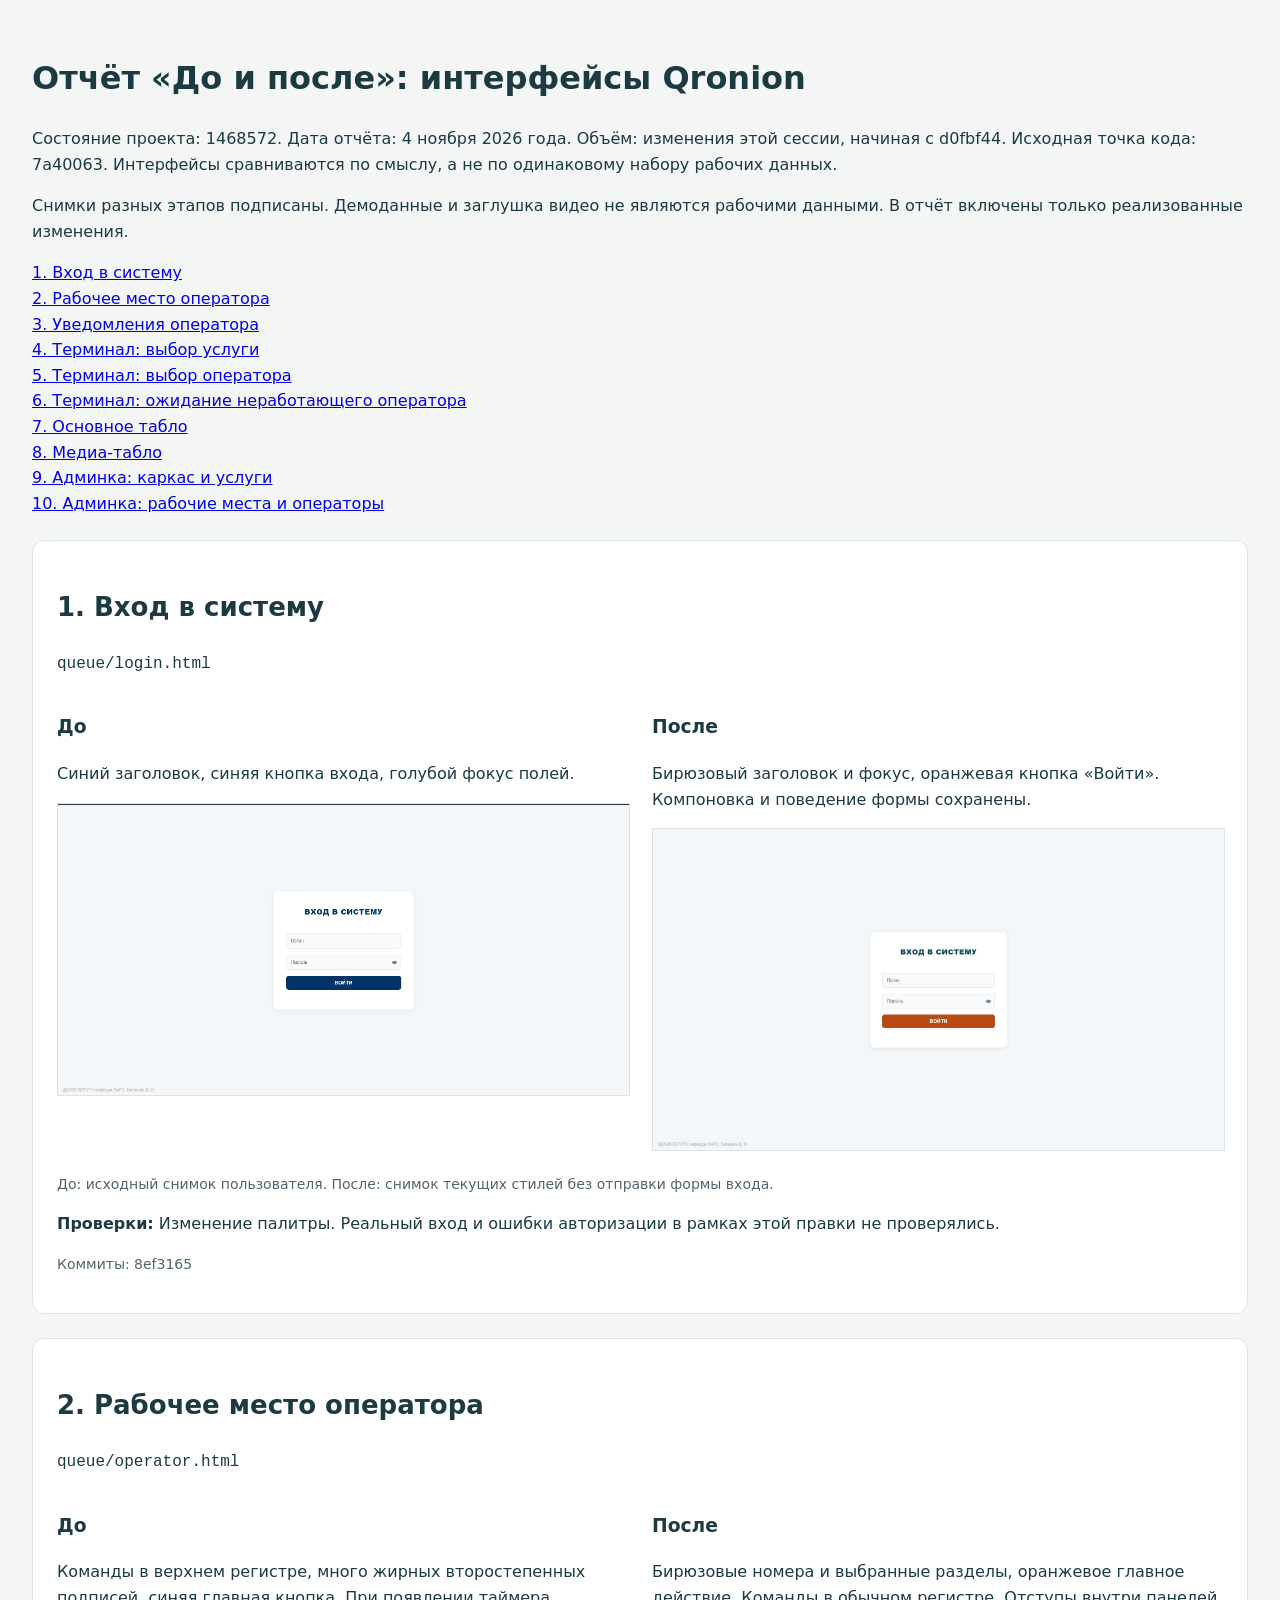
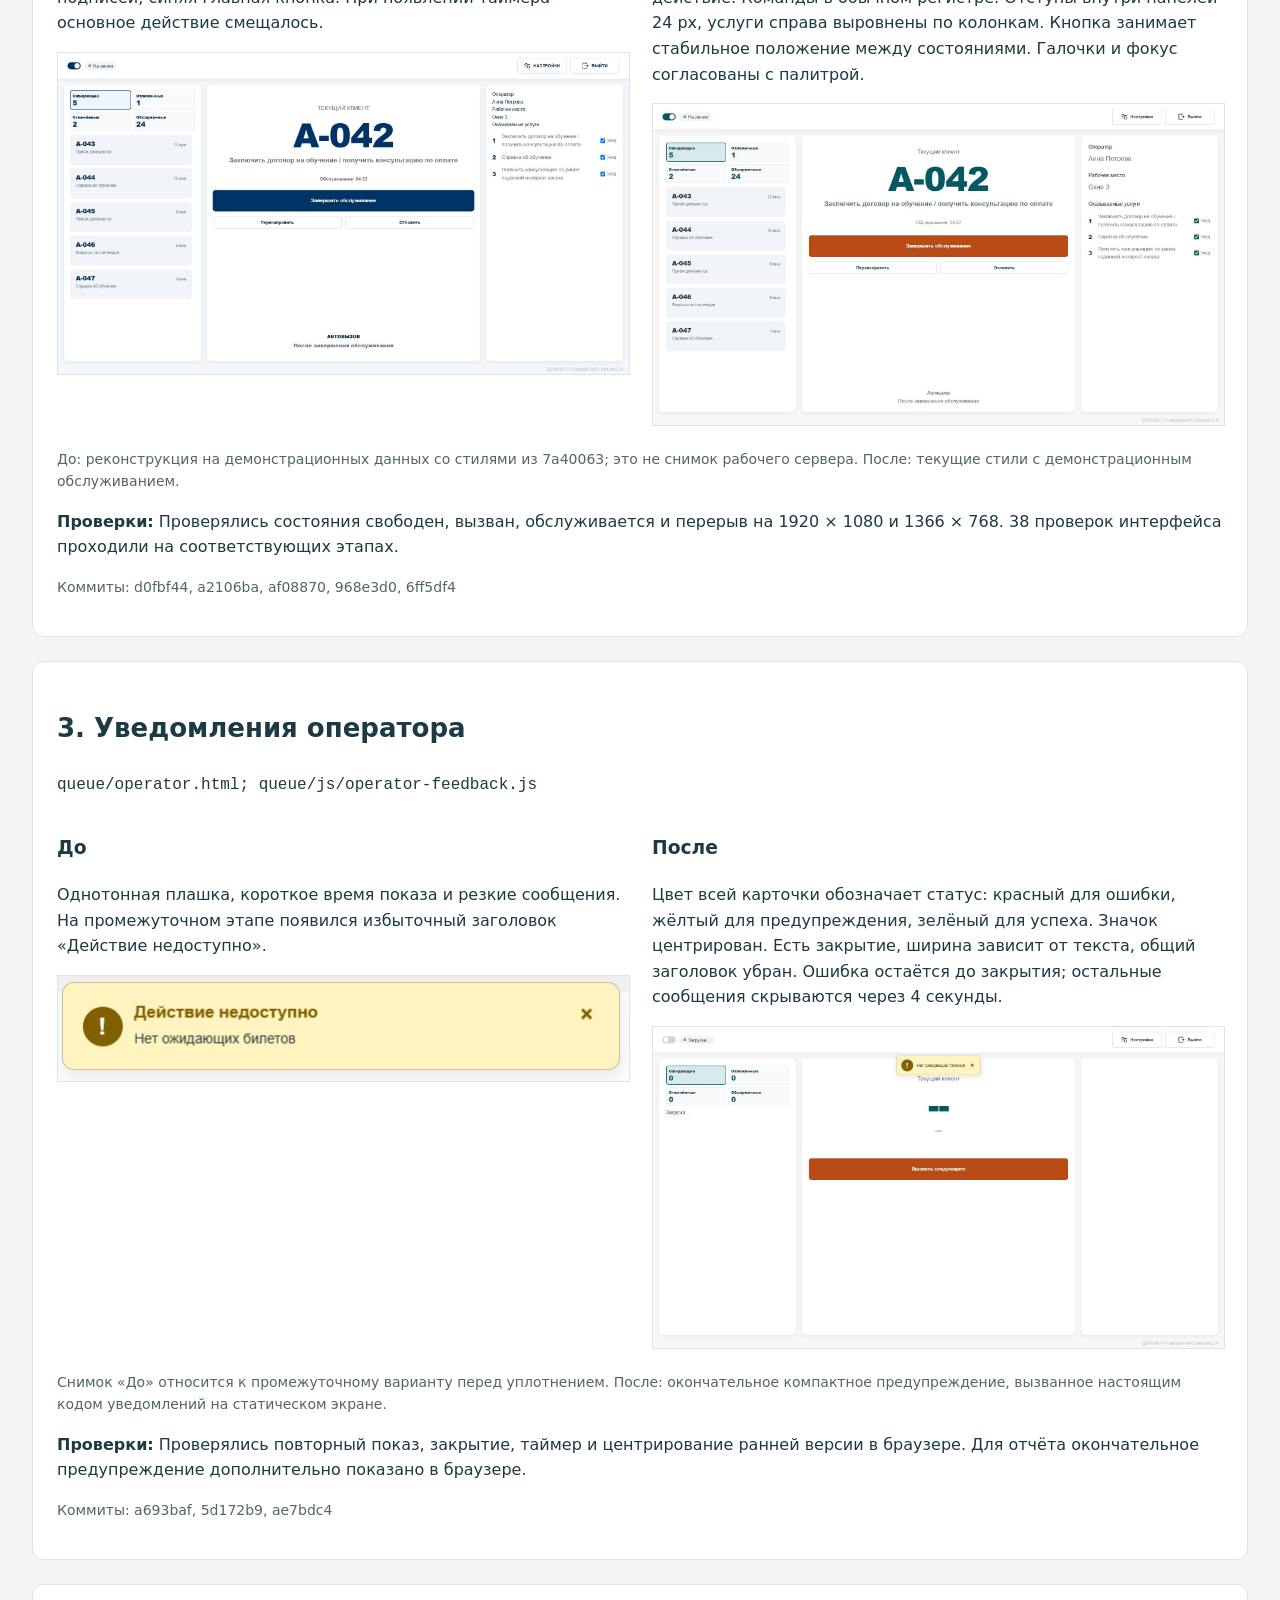
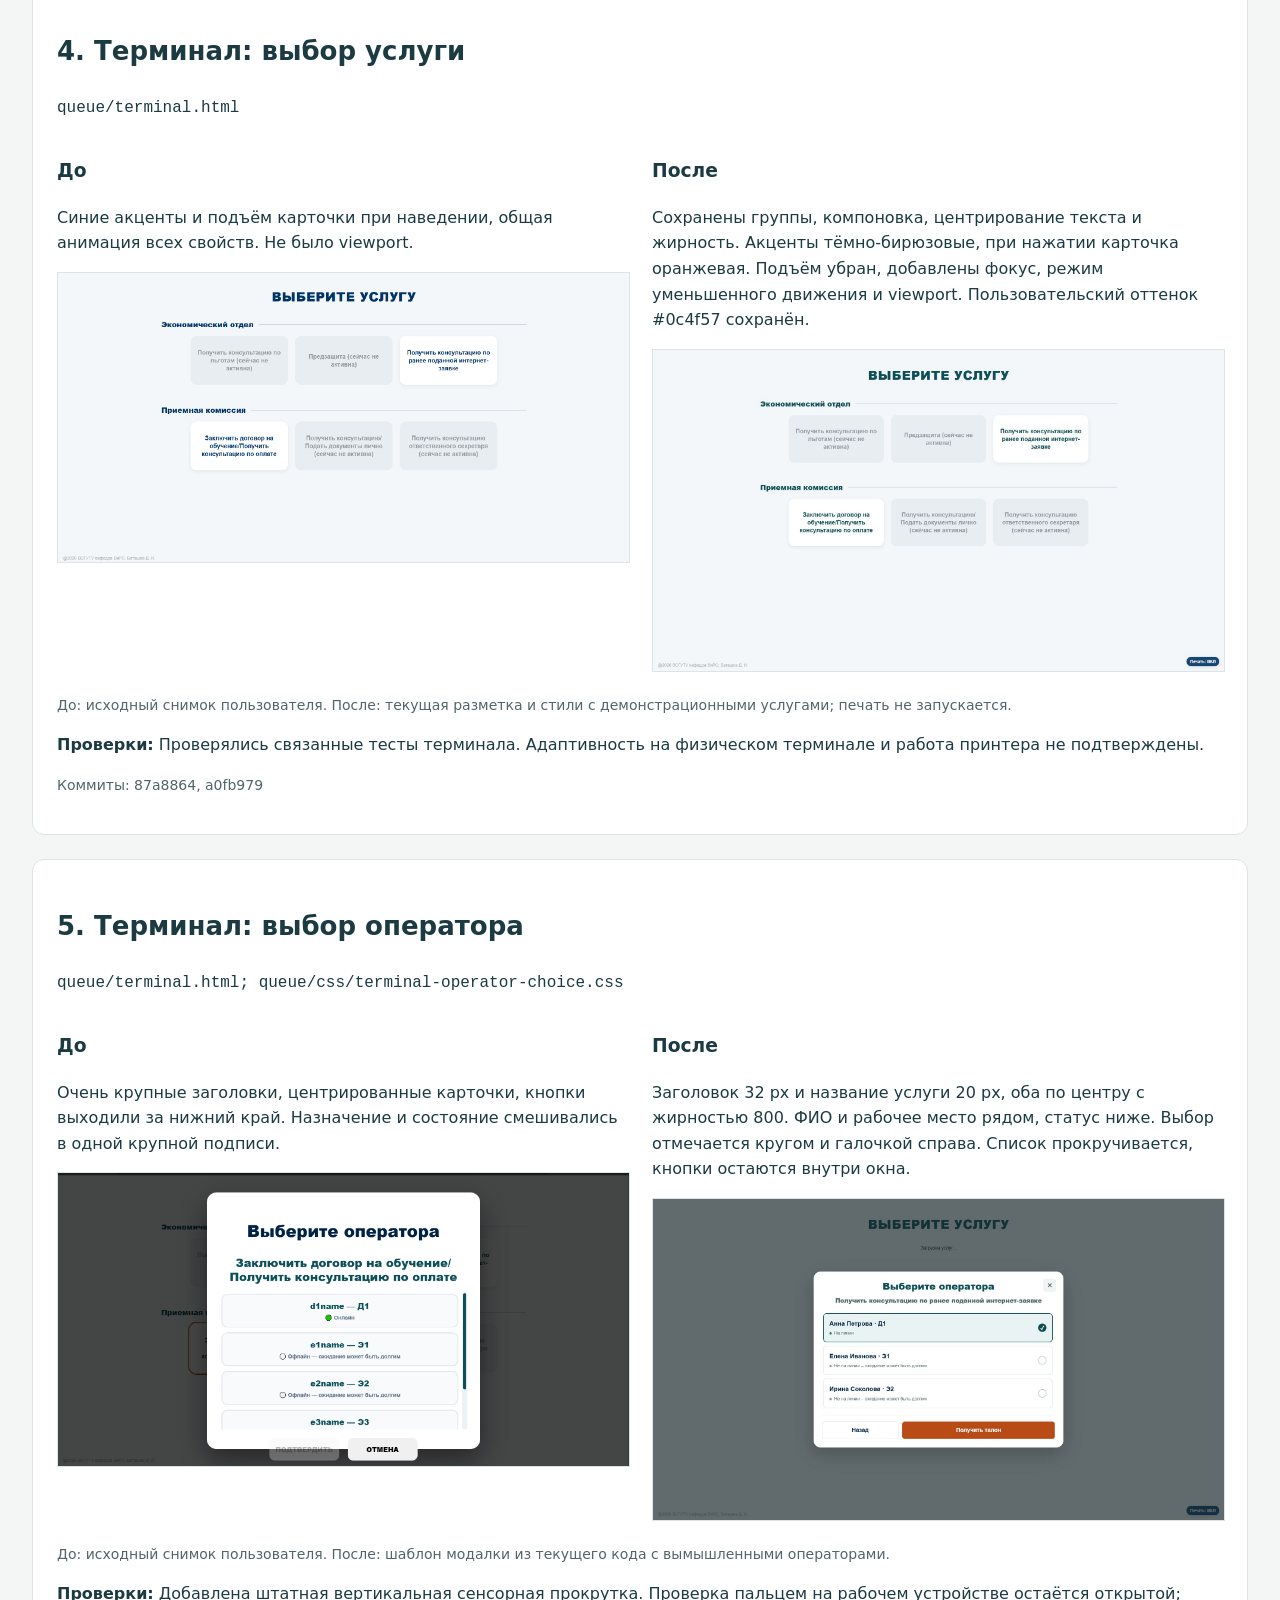
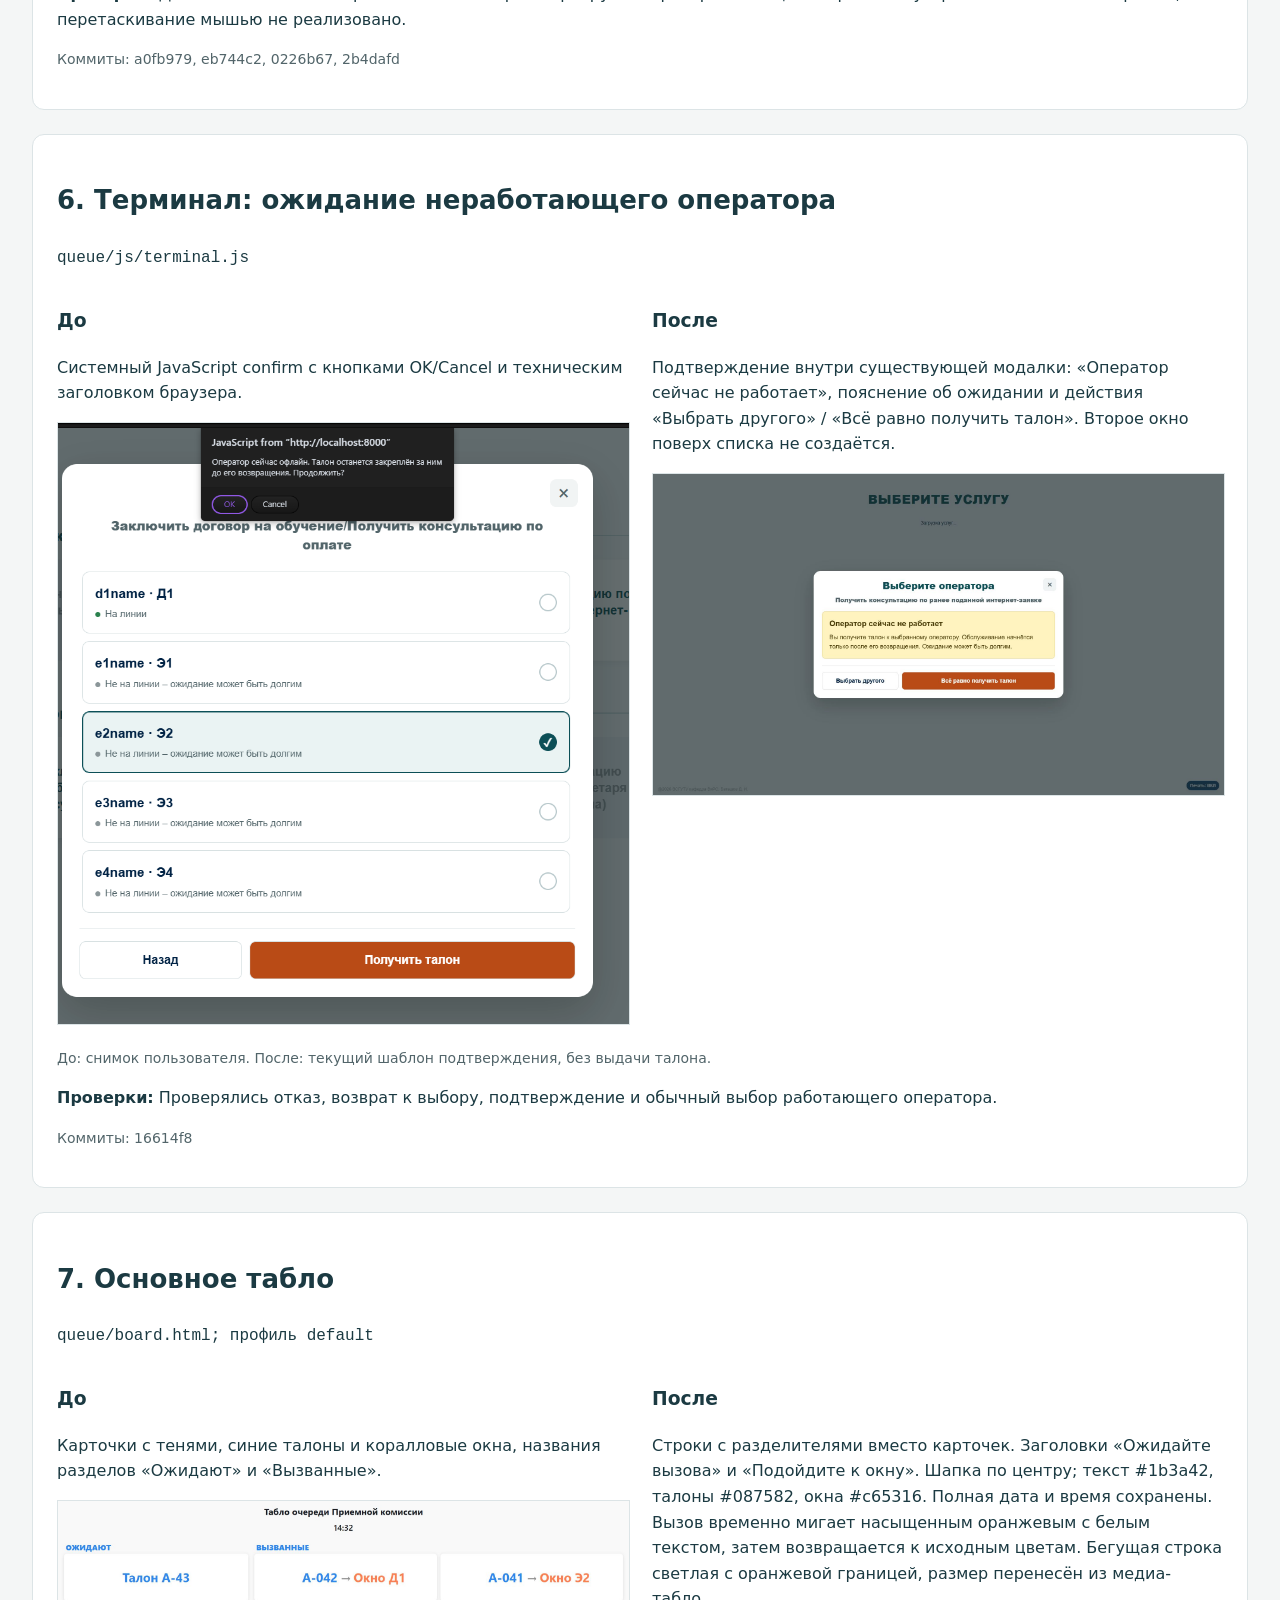
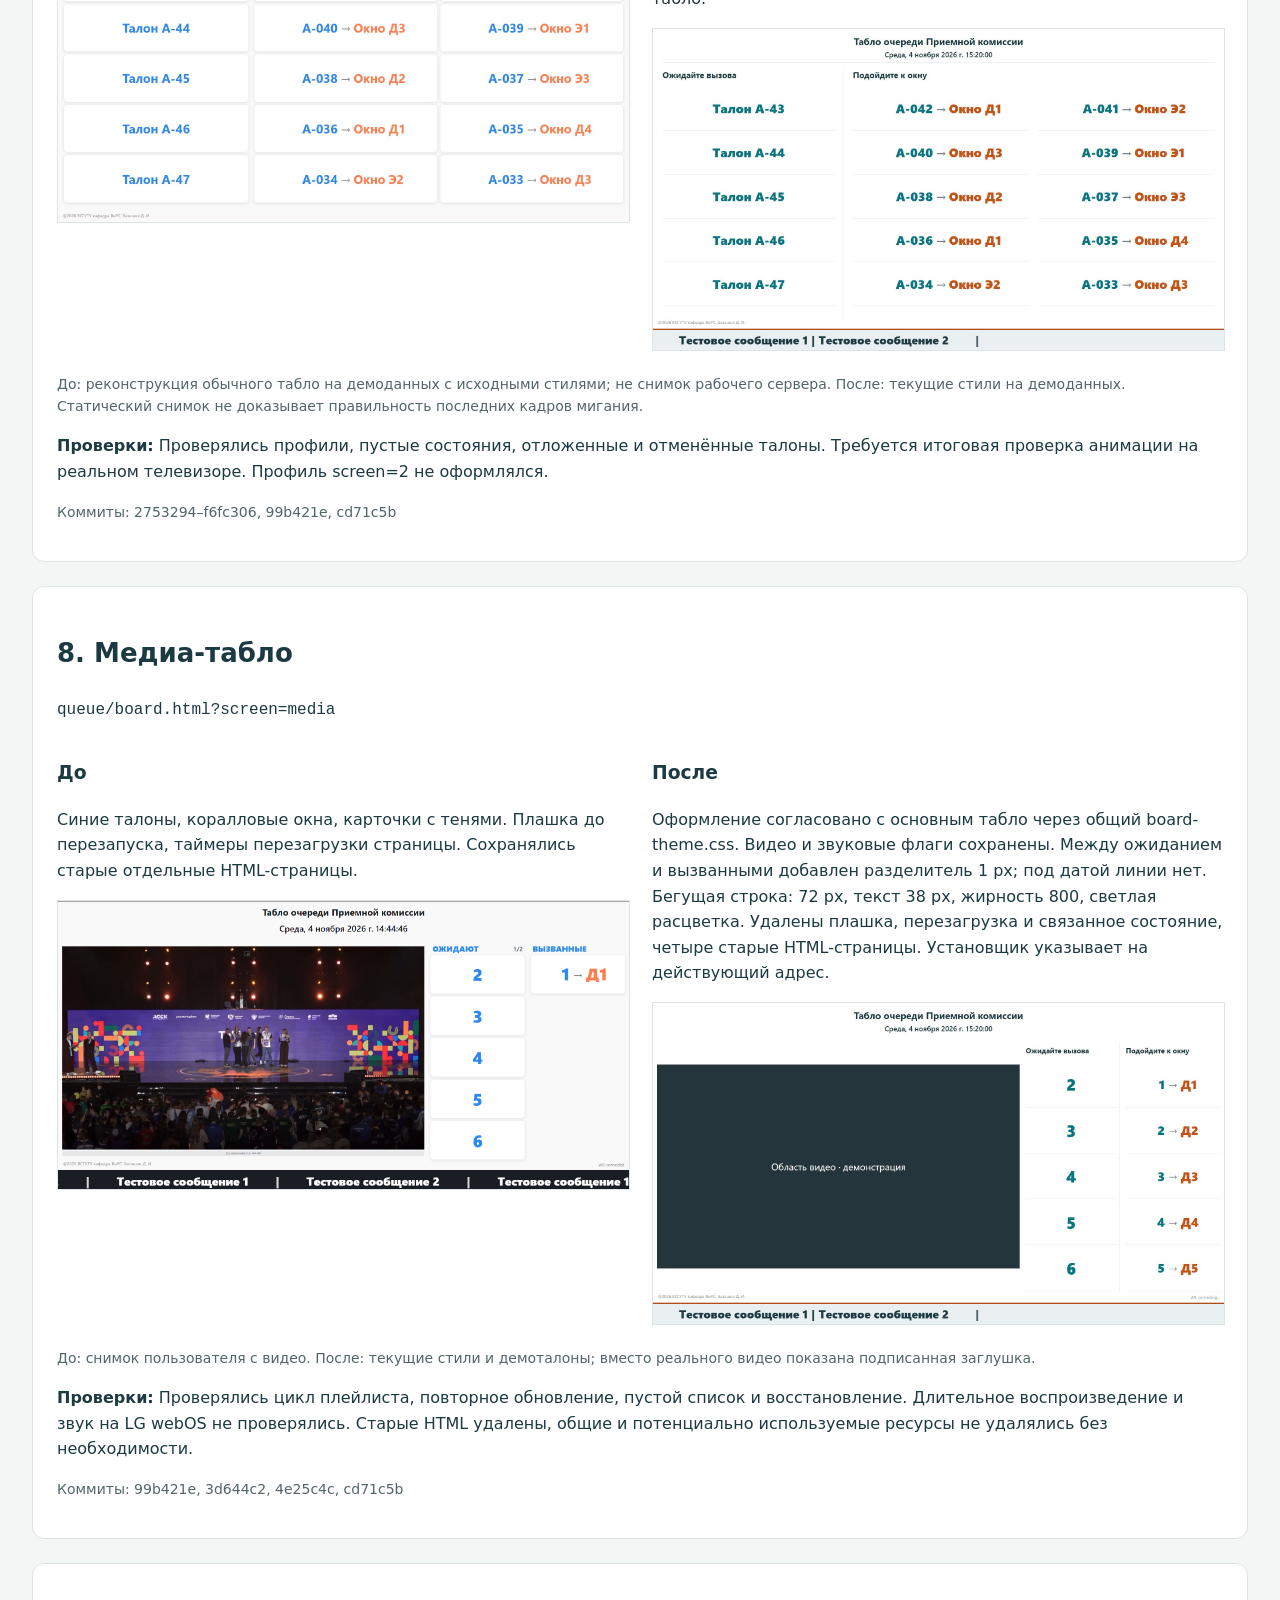
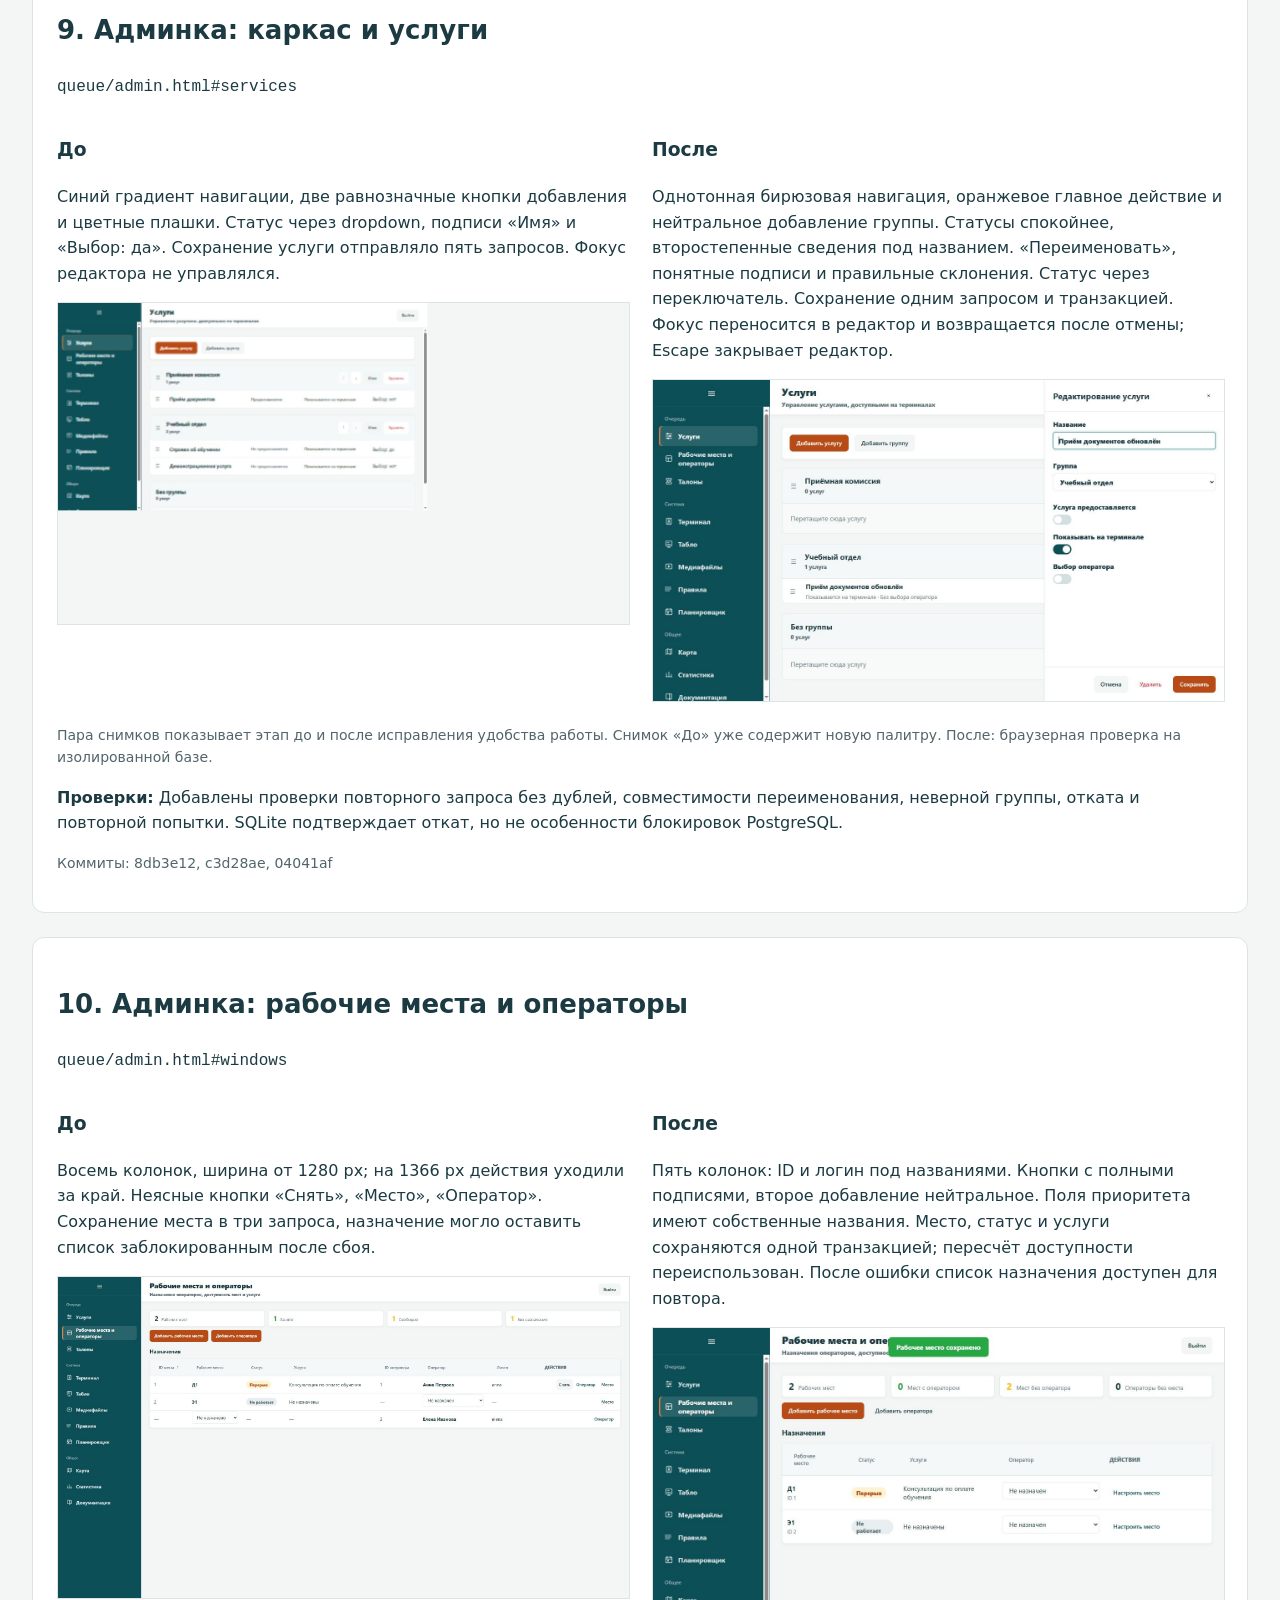
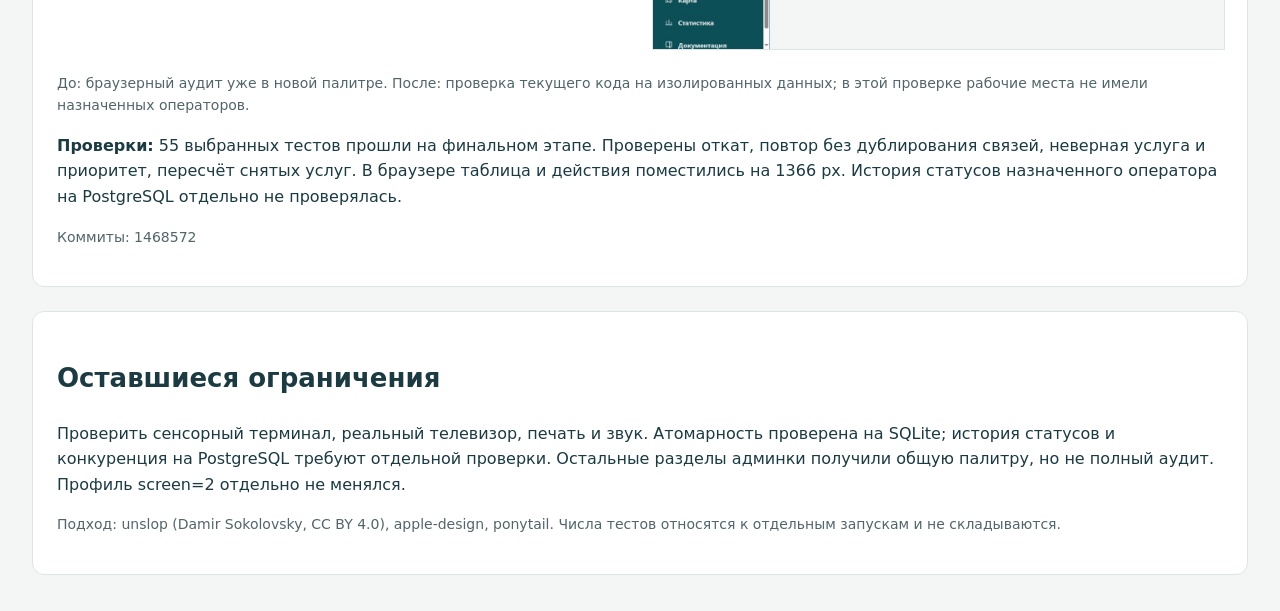
<file: reports/ui-redesign-2026-11-04/index.html>
<!doctype html><html lang="ru"><meta charset="utf-8"><meta name="viewport" content="width=device-width,initial-scale=1"><title>Отчёт «До и после»: интерфейсы Qronion</title><style>body{font:16px/1.6 system-ui,sans-serif;color:#1b3a42;background:#f4f6f6;margin:0}main{max-width:1400px;margin:auto;padding:32px}h1{font-size:32px}h2{font-size:26px}section{background:#fff;border:1px solid #dce4e6;border-radius:12px;padding:24px;margin:24px 0}.comparison{display:grid;grid-template-columns:1fr 1fr;gap:24px}img{width:100%;height:auto;border:1px solid #dce4e6}.note{font-size:14px;color:#52656a}code{overflow-wrap:anywhere}@media(max-width:800px){main{padding:16px}.comparison{grid-template-columns:1fr}}</style><main><h1>Отчёт «До и после»: интерфейсы Qronion</h1><p>Состояние проекта: 1468572. Дата отчёта: 4 ноября 2026 года. Объём: изменения этой сессии, начиная с d0fbf44. Исходная точка кода: 7a40063. Интерфейсы сравниваются по смыслу, а не по одинаковому набору рабочих данных.</p><p>Снимки разных этапов подписаны. Демоданные и заглушка видео не являются рабочими данными. В отчёт включены только реализованные изменения.</p><nav><a href="#s0">1. Вход в систему</a><br><a href="#s1">2. Рабочее место оператора</a><br><a href="#s2">3. Уведомления оператора</a><br><a href="#s3">4. Терминал: выбор услуги</a><br><a href="#s4">5. Терминал: выбор оператора</a><br><a href="#s5">6. Терминал: ожидание неработающего оператора</a><br><a href="#s6">7. Основное табло</a><br><a href="#s7">8. Медиа-табло</a><br><a href="#s8">9. Админка: каркас и услуги</a><br><a href="#s9">10. Админка: рабочие места и операторы</a><br></nav><section id="s0"><h2>1. Вход в систему</h2><p><code>queue/login.html</code></p><div class="comparison"><div><h3>До</h3><p>Синий заголовок, синяя кнопка входа, голубой фокус полей.</p><a href="assets/login-before.png"><img src="assets/login-before.png" alt="До: 1. Вход в систему" loading="lazy"></a></div><div><h3>После</h3><p>Бирюзовый заголовок и фокус, оранжевая кнопка «Войти». Компоновка и поведение формы сохранены.</p><a href="assets/login-after.jpg"><img src="assets/login-after.jpg" alt="После: 1. Вход в систему" loading="lazy"></a></div></div><p class="note">До: исходный снимок пользователя. После: снимок текущих стилей без отправки формы входа.</p><p><b>Проверки:</b> Изменение палитры. Реальный вход и ошибки авторизации в рамках этой правки не проверялись.</p><p class="note">Коммиты: 8ef3165</p></section><section id="s1"><h2>2. Рабочее место оператора</h2><p><code>queue/operator.html</code></p><div class="comparison"><div><h3>До</h3><p>Команды в верхнем регистре, много жирных второстепенных подписей, синяя главная кнопка. При появлении таймера основное действие смещалось.</p><a href="assets/operator-before.jpg"><img src="assets/operator-before.jpg" alt="До: 2. Рабочее место оператора" loading="lazy"></a></div><div><h3>После</h3><p>Бирюзовые номера и выбранные разделы, оранжевое главное действие. Команды в обычном регистре. Отступы внутри панелей 24 px, услуги справа выровнены по колонкам. Кнопка занимает стабильное положение между состояниями. Галочки и фокус согласованы с палитрой.</p><a href="assets/operator-after.jpg"><img src="assets/operator-after.jpg" alt="После: 2. Рабочее место оператора" loading="lazy"></a></div></div><p class="note">До: реконструкция на демонстрационных данных со стилями из 7a40063; это не снимок рабочего сервера. После: текущие стили с демонстрационным обслуживанием.</p><p><b>Проверки:</b> Проверялись состояния свободен, вызван, обслуживается и перерыв на 1920 × 1080 и 1366 × 768. 38 проверок интерфейса проходили на соответствующих этапах.</p><p class="note">Коммиты: d0fbf44, a2106ba, af08870, 968e3d0, 6ff5df4</p></section><section id="s2"><h2>3. Уведомления оператора</h2><p><code>queue/operator.html; queue/js/operator-feedback.js</code></p><div class="comparison"><div><h3>До</h3><p>Однотонная плашка, короткое время показа и резкие сообщения. На промежуточном этапе появился избыточный заголовок «Действие недоступно».</p><a href="assets/notice-before.png"><img src="assets/notice-before.png" alt="До: 3. Уведомления оператора" loading="lazy"></a></div><div><h3>После</h3><p>Цвет всей карточки обозначает статус: красный для ошибки, жёлтый для предупреждения, зелёный для успеха. Значок центрирован. Есть закрытие, ширина зависит от текста, общий заголовок убран. Ошибка остаётся до закрытия; остальные сообщения скрываются через 4 секунды.</p><a href="assets/notice-after.jpg"><img src="assets/notice-after.jpg" alt="После: 3. Уведомления оператора" loading="lazy"></a></div></div><p class="note">Снимок «До» относится к промежуточному варианту перед уплотнением. После: окончательное компактное предупреждение, вызванное настоящим кодом уведомлений на статическом экране.</p><p><b>Проверки:</b> Проверялись повторный показ, закрытие, таймер и центрирование ранней версии в браузере. Для отчёта окончательное предупреждение дополнительно показано в браузере.</p><p class="note">Коммиты: a693baf, 5d172b9, ae7bdc4</p></section><section id="s3"><h2>4. Терминал: выбор услуги</h2><p><code>queue/terminal.html</code></p><div class="comparison"><div><h3>До</h3><p>Синие акценты и подъём карточки при наведении, общая анимация всех свойств. Не было viewport.</p><a href="assets/terminal-before.png"><img src="assets/terminal-before.png" alt="До: 4. Терминал: выбор услуги" loading="lazy"></a></div><div><h3>После</h3><p>Сохранены группы, компоновка, центрирование текста и жирность. Акценты тёмно-бирюзовые, при нажатии карточка оранжевая. Подъём убран, добавлены фокус, режим уменьшенного движения и viewport. Пользовательский оттенок #0c4f57 сохранён.</p><a href="assets/terminal-after.jpg"><img src="assets/terminal-after.jpg" alt="После: 4. Терминал: выбор услуги" loading="lazy"></a></div></div><p class="note">До: исходный снимок пользователя. После: текущая разметка и стили с демонстрационными услугами; печать не запускается.</p><p><b>Проверки:</b> Проверялись связанные тесты терминала. Адаптивность на физическом терминале и работа принтера не подтверждены.</p><p class="note">Коммиты: 87a8864, a0fb979</p></section><section id="s4"><h2>5. Терминал: выбор оператора</h2><p><code>queue/terminal.html; queue/css/terminal-operator-choice.css</code></p><div class="comparison"><div><h3>До</h3><p>Очень крупные заголовки, центрированные карточки, кнопки выходили за нижний край. Назначение и состояние смешивались в одной крупной подписи.</p><a href="assets/picker-before.png"><img src="assets/picker-before.png" alt="До: 5. Терминал: выбор оператора" loading="lazy"></a></div><div><h3>После</h3><p>Заголовок 32 px и название услуги 20 px, оба по центру с жирностью 800. ФИО и рабочее место рядом, статус ниже. Выбор отмечается кругом и галочкой справа. Список прокручивается, кнопки остаются внутри окна.</p><a href="assets/picker-after.jpg"><img src="assets/picker-after.jpg" alt="После: 5. Терминал: выбор оператора" loading="lazy"></a></div></div><p class="note">До: исходный снимок пользователя. После: шаблон модалки из текущего кода с вымышленными операторами.</p><p><b>Проверки:</b> Добавлена штатная вертикальная сенсорная прокрутка. Проверка пальцем на рабочем устройстве остаётся открытой; перетаскивание мышью не реализовано.</p><p class="note">Коммиты: a0fb979, eb744c2, 0226b67, 2b4dafd</p></section><section id="s5"><h2>6. Терминал: ожидание неработающего оператора</h2><p><code>queue/js/terminal.js</code></p><div class="comparison"><div><h3>До</h3><p>Системный JavaScript confirm с кнопками OK/Cancel и техническим заголовком браузера.</p><a href="assets/confirmation-before.png"><img src="assets/confirmation-before.png" alt="До: 6. Терминал: ожидание неработающего оператора" loading="lazy"></a></div><div><h3>После</h3><p>Подтверждение внутри существующей модалки: «Оператор сейчас не работает», пояснение об ожидании и действия «Выбрать другого» / «Всё равно получить талон». Второе окно поверх списка не создаётся.</p><a href="assets/confirmation-after.jpg"><img src="assets/confirmation-after.jpg" alt="После: 6. Терминал: ожидание неработающего оператора" loading="lazy"></a></div></div><p class="note">До: снимок пользователя. После: текущий шаблон подтверждения, без выдачи талона.</p><p><b>Проверки:</b> Проверялись отказ, возврат к выбору, подтверждение и обычный выбор работающего оператора.</p><p class="note">Коммиты: 16614f8</p></section><section id="s6"><h2>7. Основное табло</h2><p><code>queue/board.html; профиль default</code></p><div class="comparison"><div><h3>До</h3><p>Карточки с тенями, синие талоны и коралловые окна, названия разделов «Ожидают» и «Вызванные».</p><a href="assets/board-before.jpg"><img src="assets/board-before.jpg" alt="До: 7. Основное табло" loading="lazy"></a></div><div><h3>После</h3><p>Строки с разделителями вместо карточек. Заголовки «Ожидайте вызова» и «Подойдите к окну». Шапка по центру; текст #1b3a42, талоны #087582, окна #c65316. Полная дата и время сохранены. Вызов временно мигает насыщенным оранжевым с белым текстом, затем возвращается к исходным цветам. Бегущая строка светлая с оранжевой границей, размер перенесён из медиа-табло.</p><a href="assets/board-after.jpg"><img src="assets/board-after.jpg" alt="После: 7. Основное табло" loading="lazy"></a></div></div><p class="note">До: реконструкция обычного табло на демоданных с исходными стилями; не снимок рабочего сервера. После: текущие стили на демоданных. Статический снимок не доказывает правильность последних кадров мигания.</p><p><b>Проверки:</b> Проверялись профили, пустые состояния, отложенные и отменённые талоны. Требуется итоговая проверка анимации на реальном телевизоре. Профиль screen=2 не оформлялся.</p><p class="note">Коммиты: 2753294–f6fc306, 99b421e, cd71c5b</p></section><section id="s7"><h2>8. Медиа-табло</h2><p><code>queue/board.html?screen=media</code></p><div class="comparison"><div><h3>До</h3><p>Синие талоны, коралловые окна, карточки с тенями. Плашка до перезапуска, таймеры перезагрузки страницы. Сохранялись старые отдельные HTML-страницы.</p><a href="assets/media-before.png"><img src="assets/media-before.png" alt="До: 8. Медиа-табло" loading="lazy"></a></div><div><h3>После</h3><p>Оформление согласовано с основным табло через общий board-theme.css. Видео и звуковые флаги сохранены. Между ожиданием и вызванными добавлен разделитель 1 px; под датой линии нет. Бегущая строка: 72 px, текст 38 px, жирность 800, светлая расцветка. Удалены плашка, перезагрузка и связанное состояние, четыре старые HTML-страницы. Установщик указывает на действующий адрес.</p><a href="assets/media-after.jpg"><img src="assets/media-after.jpg" alt="После: 8. Медиа-табло" loading="lazy"></a></div></div><p class="note">До: снимок пользователя с видео. После: текущие стили и демоталоны; вместо реального видео показана подписанная заглушка.</p><p><b>Проверки:</b> Проверялись цикл плейлиста, повторное обновление, пустой список и восстановление. Длительное воспроизведение и звук на LG webOS не проверялись. Старые HTML удалены, общие и потенциально используемые ресурсы не удалялись без необходимости.</p><p class="note">Коммиты: 99b421e, 3d644c2, 4e25c4c, cd71c5b</p></section><section id="s8"><h2>9. Админка: каркас и услуги</h2><p><code>queue/admin.html#services</code></p><div class="comparison"><div><h3>До</h3><p>Синий градиент навигации, две равнозначные кнопки добавления и цветные плашки. Статус через dropdown, подписи «Имя» и «Выбор: да». Сохранение услуги отправляло пять запросов. Фокус редактора не управлялся.</p><a href="assets/services-before.jpg"><img src="assets/services-before.jpg" alt="До: 9. Админка: каркас и услуги" loading="lazy"></a></div><div><h3>После</h3><p>Однотонная бирюзовая навигация, оранжевое главное действие и нейтральное добавление группы. Статусы спокойнее, второстепенные сведения под названием. «Переименовать», понятные подписи и правильные склонения. Статус через переключатель. Сохранение одним запросом и транзакцией. Фокус переносится в редактор и возвращается после отмены; Escape закрывает редактор.</p><a href="assets/services-after.jpg"><img src="assets/services-after.jpg" alt="После: 9. Админка: каркас и услуги" loading="lazy"></a></div></div><p class="note">Пара снимков показывает этап до и после исправления удобства работы. Снимок «До» уже содержит новую палитру. После: браузерная проверка на изолированной базе.</p><p><b>Проверки:</b> Добавлены проверки повторного запроса без дублей, совместимости переименования, неверной группы, отката и повторной попытки. SQLite подтверждает откат, но не особенности блокировок PostgreSQL.</p><p class="note">Коммиты: 8db3e12, c3d28ae, 04041af</p></section><section id="s9"><h2>10. Админка: рабочие места и операторы</h2><p><code>queue/admin.html#windows</code></p><div class="comparison"><div><h3>До</h3><p>Восемь колонок, ширина от 1280 px; на 1366 px действия уходили за край. Неясные кнопки «Снять», «Место», «Оператор». Сохранение места в три запроса, назначение могло оставить список заблокированным после сбоя.</p><a href="assets/workplaces-before.jpg"><img src="assets/workplaces-before.jpg" alt="До: 10. Админка: рабочие места и операторы" loading="lazy"></a></div><div><h3>После</h3><p>Пять колонок: ID и логин под названиями. Кнопки с полными подписями, второе добавление нейтральное. Поля приоритета имеют собственные названия. Место, статус и услуги сохраняются одной транзакцией; пересчёт доступности переиспользован. После ошибки список назначения доступен для повтора.</p><a href="assets/workplaces-after.jpg"><img src="assets/workplaces-after.jpg" alt="После: 10. Админка: рабочие места и операторы" loading="lazy"></a></div></div><p class="note">До: браузерный аудит уже в новой палитре. После: проверка текущего кода на изолированных данных; в этой проверке рабочие места не имели назначенных операторов.</p><p><b>Проверки:</b> 55 выбранных тестов прошли на финальном этапе. Проверены откат, повтор без дублирования связей, неверная услуга и приоритет, пересчёт снятых услуг. В браузере таблица и действия поместились на 1366 px. История статусов назначенного оператора на PostgreSQL отдельно не проверялась.</p><p class="note">Коммиты: 1468572</p></section><section><h2>Оставшиеся ограничения</h2><p>Проверить сенсорный терминал, реальный телевизор, печать и звук. Атомарность проверена на SQLite; история статусов и конкуренция на PostgreSQL требуют отдельной проверки. Остальные разделы админки получили общую палитру, но не полный аудит. Профиль screen=2 отдельно не менялся.</p><p class="note">Подход: unslop (Damir Sokolovsky, CC BY 4.0), apple-design, ponytail. Числа тестов относятся к отдельным запускам и не складываются.</p></section></main></html>
</file>
